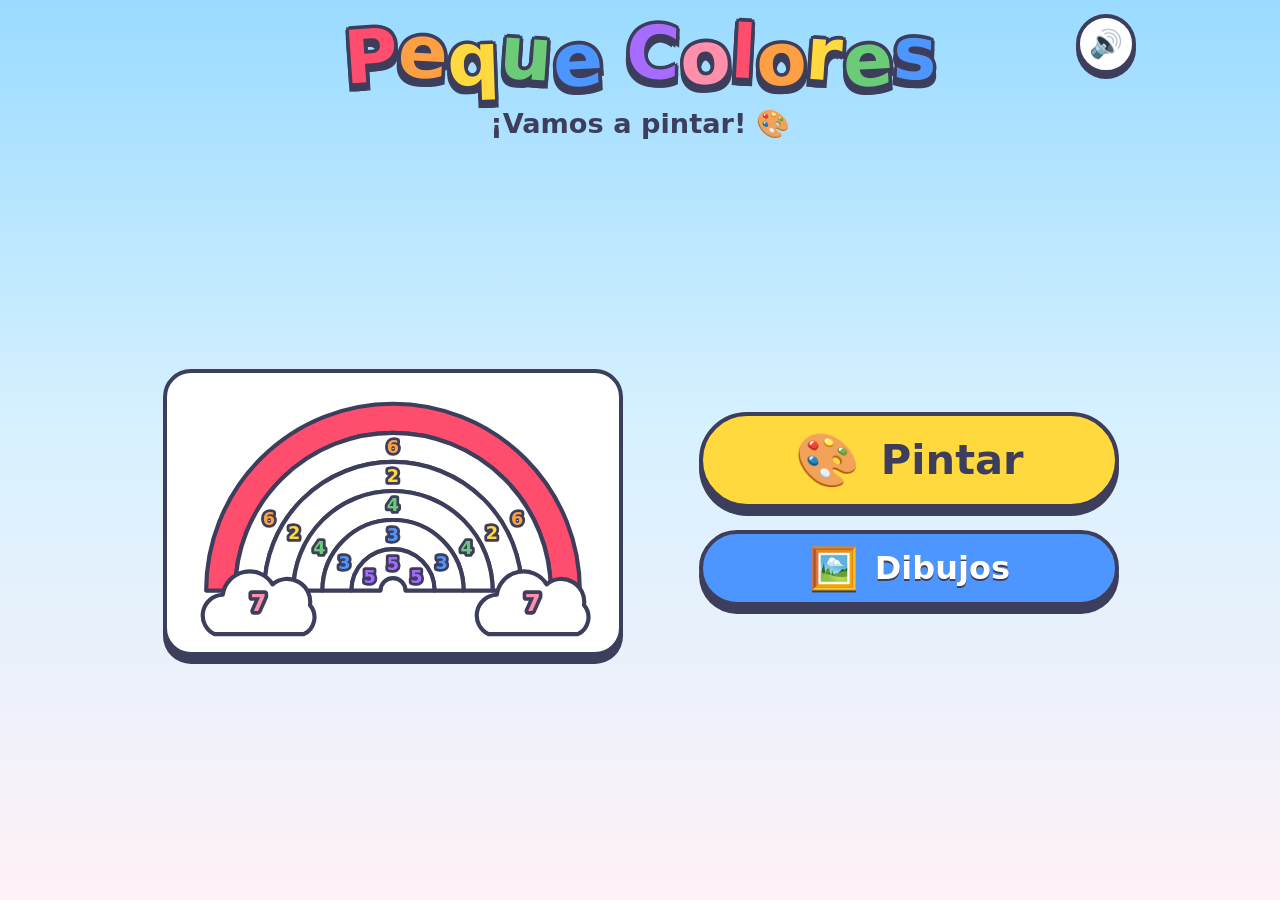
<file: PequeColores/index.html>
<!DOCTYPE html>
<html lang="es">
<head>
  <meta charset="utf-8">
  <meta name="viewport" content="width=device-width, initial-scale=1, viewport-fit=cover">
  <meta name="description" content="PequeColores: colorear por números para niños de 2 a 5 años. Sin anuncios, sin registro.">
  <meta name="theme-color" content="#9adbff">
  <title>PequeColores</title>
  <link rel="icon" href="assets/icons/favicon.svg" type="image/svg+xml">
  <link rel="stylesheet" href="css/reset.css">
  <link rel="stylesheet" href="css/variables.css">
  <link rel="stylesheet" href="css/global.css">
  <link rel="stylesheet" href="css/menu.css">
  <link rel="stylesheet" href="css/coloring.css">
</head>
<body data-page="home" data-root="">
  <main class="home">
    <header class="home-top">
      <button class="icon-btn" type="button" data-sound-toggle aria-label="Sonido">🔊</button>
      <h1 class="logo" aria-label="PequeColores">
        <span class="logo-word">
        <span style="--c: var(--c1); --y: 0; --r: -4deg" aria-hidden="true">P</span>
        <span style="--c: var(--c6); --y: -0.06em; --r: 3deg" aria-hidden="true">e</span>
        <span style="--c: var(--c2); --y: 0.04em; --r: -2deg" aria-hidden="true">q</span>
        <span style="--c: var(--c4); --y: -0.04em; --r: 4deg" aria-hidden="true">u</span>
        <span style="--c: var(--c3); --y: 0.05em; --r: -3deg" aria-hidden="true">e</span>
        </span>
        <span class="logo-word">
        <span style="--c: var(--c5); --y: -0.05em; --r: 2deg" aria-hidden="true">C</span>
        <span style="--c: var(--c7); --y: 0.02em; --r: -4deg" aria-hidden="true">o</span>
        <span style="--c: var(--c1); --y: -0.06em; --r: 3deg" aria-hidden="true">l</span>
        <span style="--c: var(--c6); --y: 0.04em; --r: -2deg" aria-hidden="true">o</span>
        <span style="--c: var(--c2); --y: -0.03em; --r: 4deg" aria-hidden="true">r</span>
        <span style="--c: var(--c4); --y: 0.05em; --r: -3deg" aria-hidden="true">e</span>
        <span style="--c: var(--c3); --y: -0.04em; --r: 2deg" aria-hidden="true">s</span>
        </span>
      </h1>
      <p class="tagline">¡Vamos a pintar! 🎨</p>
    </header>

    <div class="hero" id="hero" role="presentation"></div>

    <nav class="home-actions" aria-label="Menú principal">
      <a class="btn btn-paint" id="btn-paint" href="pages/pintar.html?id=1" data-sfx>
        <span class="emoji" aria-hidden="true">🎨</span> Pintar
      </a>
      <a class="btn btn-gallery" href="pages/dibujos.html" data-sfx>
        <span class="emoji" aria-hidden="true">🖼️</span> Dibujos
      </a>
    </nav>
  </main>

  <noscript><p style="padding:20px;text-align:center">PequeColores necesita JavaScript para funcionar.</p></noscript>

  <script src="data/drawings.js"></script>
  <script src="data/svg-bundle.js"></script>
  <script src="js/storage.js"></script>
  <script src="js/sounds.js"></script>
  <script src="js/numbers.js"></script>
  <script src="js/app.js"></script>
</body>
</html>
</file>
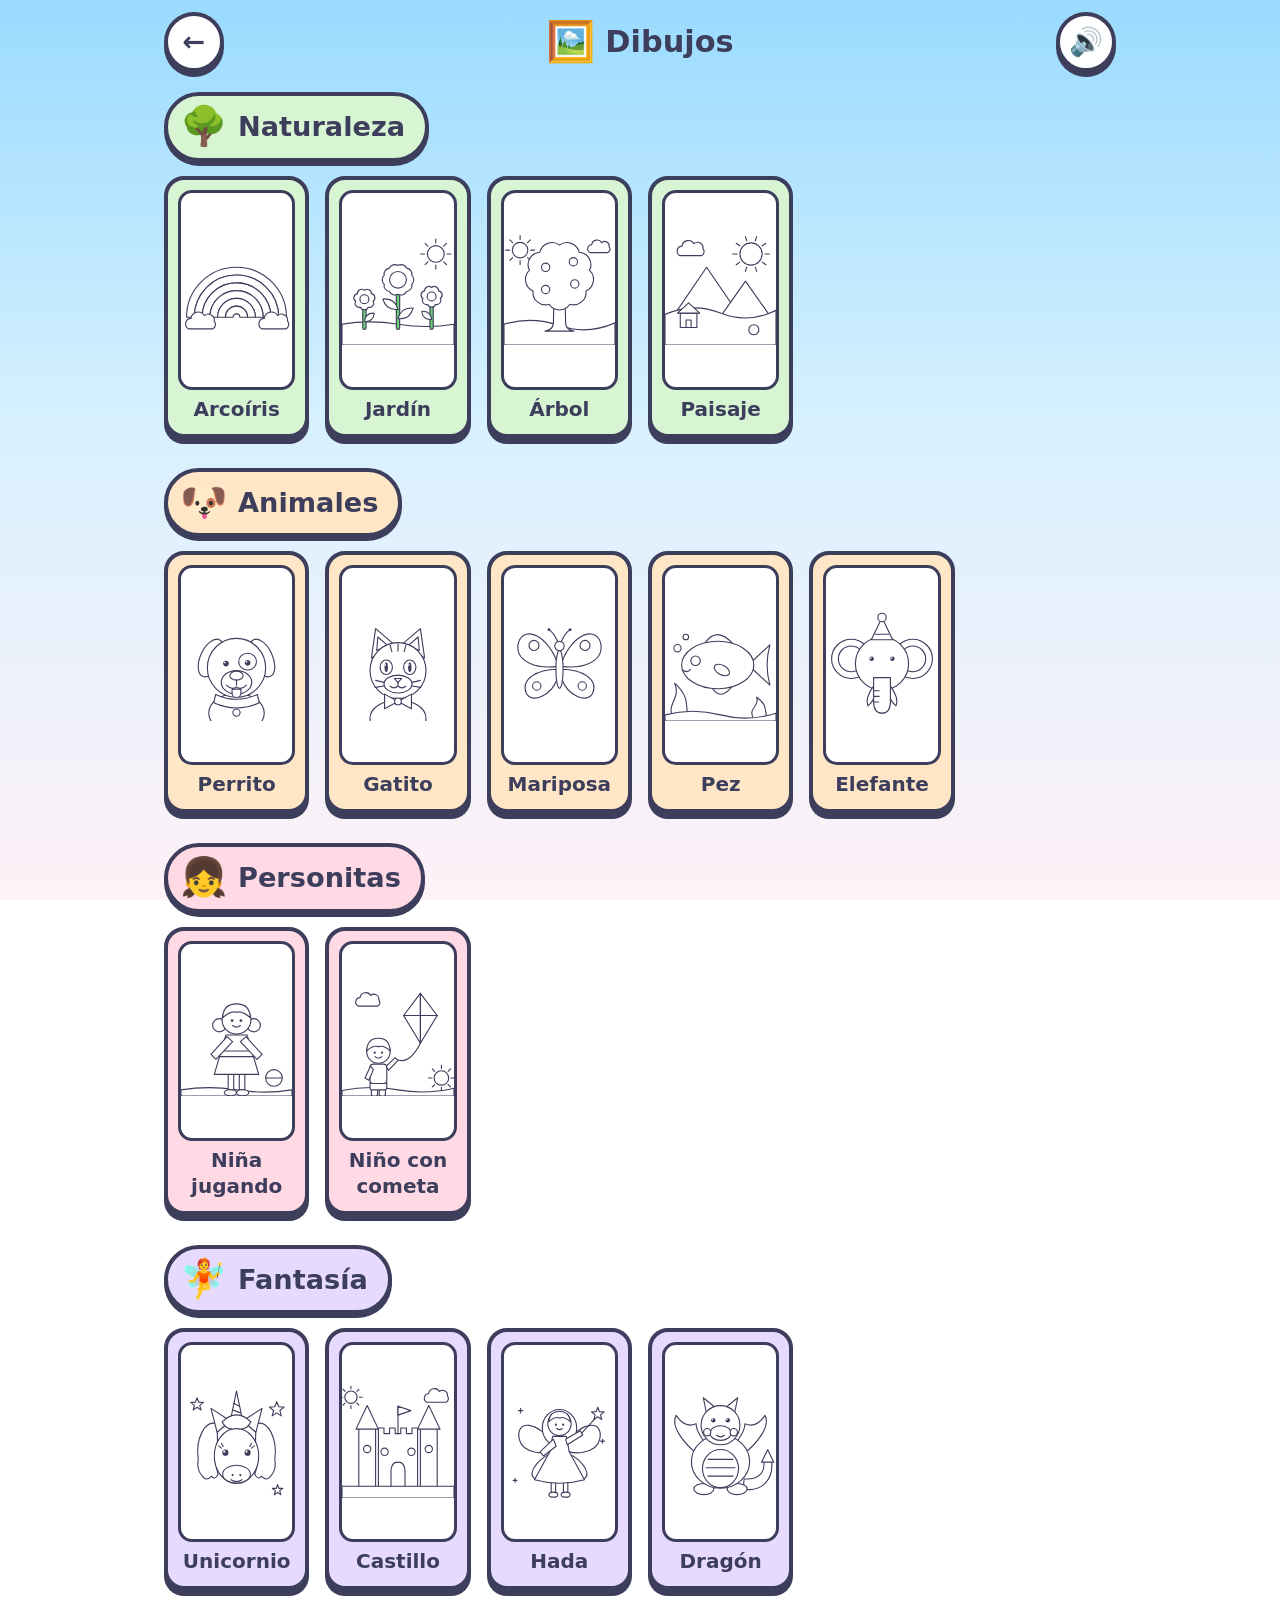
<file: PequeColores/pages/dibujos.html>
<!DOCTYPE html>
<html lang="es">
<head>
  <meta charset="utf-8">
  <meta name="viewport" content="width=device-width, initial-scale=1, viewport-fit=cover">
  <meta name="theme-color" content="#9adbff">
  <title>Dibujos · PequeColores</title>
  <link rel="icon" href="../assets/icons/favicon.svg" type="image/svg+xml">
  <link rel="stylesheet" href="../css/reset.css">
  <link rel="stylesheet" href="../css/variables.css">
  <link rel="stylesheet" href="../css/global.css">
  <link rel="stylesheet" href="../css/gallery.css">
</head>
<body data-page="gallery" data-root="../">
  <div class="gallery-page">
    <header class="topbar">
      <a class="icon-btn" href="../index.html" data-sfx aria-label="Volver al inicio">←</a>
      <h1 class="topbar-title"><span class="emoji" aria-hidden="true">🖼️</span> Dibujos</h1>
      <button class="icon-btn" type="button" data-sound-toggle aria-label="Sonido">🔊</button>
    </header>

    <main class="gallery" id="gallery"></main>
  </div>

  <noscript><p style="padding:20px;text-align:center">PequeColores necesita JavaScript para funcionar.</p></noscript>

  <script src="../data/drawings.js"></script>
  <script src="../js/storage.js"></script>
  <script src="../js/sounds.js"></script>
  <script src="../js/app.js"></script>
  <script src="../js/gallery.js"></script>
</body>
</html>
</file>
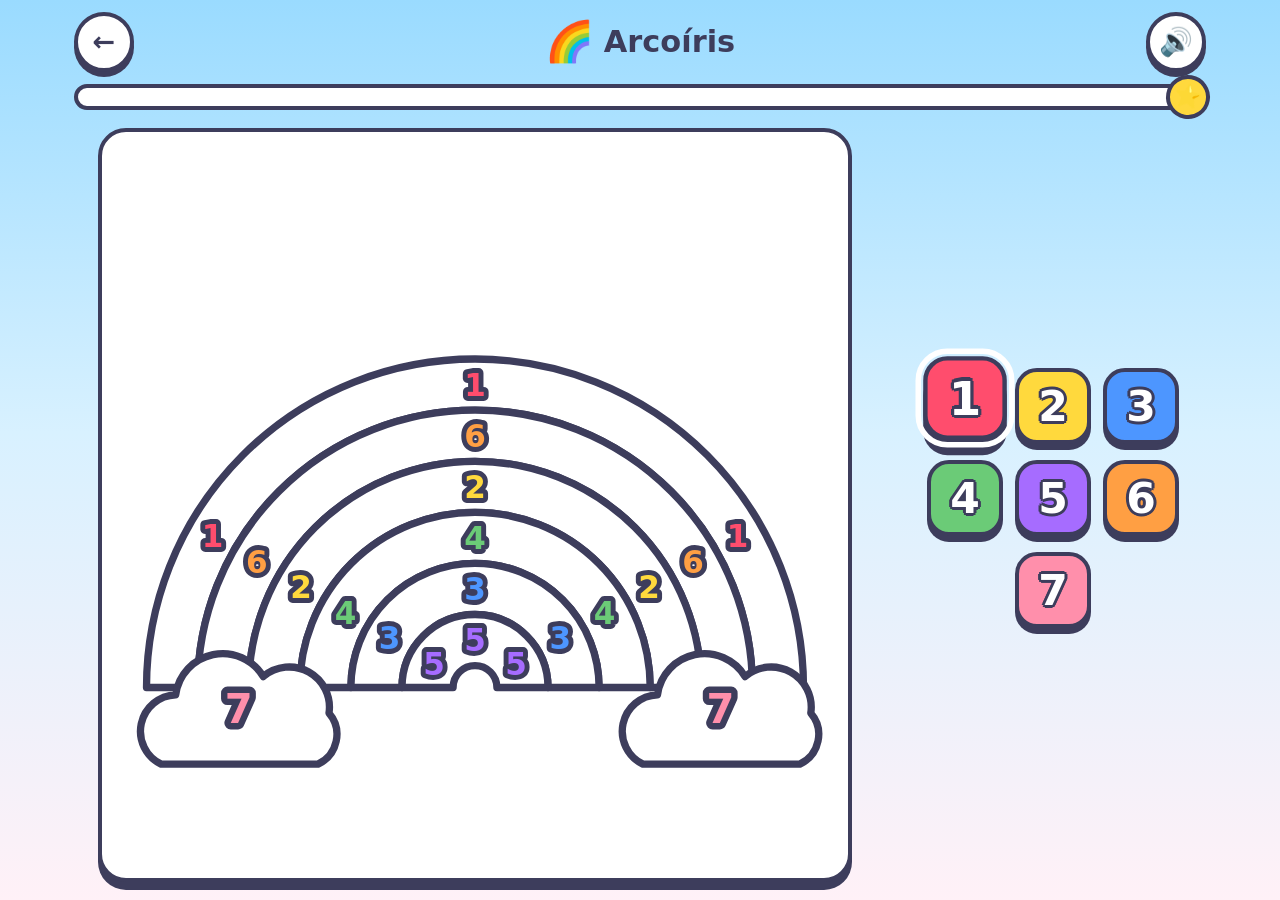
<file: PequeColores/pages/pintar.html>
<!DOCTYPE html>
<html lang="es">
<head>
  <meta charset="utf-8">
  <meta name="viewport" content="width=device-width, initial-scale=1, maximum-scale=1, viewport-fit=cover">
  <meta name="theme-color" content="#9adbff">
  <title>Pintar · PequeColores</title>
  <link rel="icon" href="../assets/icons/favicon.svg" type="image/svg+xml">
  <link rel="stylesheet" href="../css/reset.css">
  <link rel="stylesheet" href="../css/variables.css">
  <link rel="stylesheet" href="../css/global.css">
  <link rel="stylesheet" href="../css/coloring.css">
</head>
<body data-page="paint" data-root="../">
  <main class="paint-page">
    <header class="topbar">
      <a class="icon-btn" href="dibujos.html" data-sfx aria-label="Volver a los dibujos">←</a>
      <h1 class="topbar-title"><span class="emoji" id="title-emoji" aria-hidden="true"></span> <span id="title-text">Pintar</span></h1>
      <button class="icon-btn" type="button" data-sound-toggle aria-label="Sonido">🔊</button>
    </header>

    <div class="progress" id="progress" role="progressbar" aria-label="Progreso" aria-valuemin="0" aria-valuemax="100" aria-valuenow="0">
      <div class="progress-fill" id="progress-fill"></div>
      <span class="progress-star" aria-hidden="true">⭐</span>
    </div>

    <section class="stage" aria-label="Dibujo">
      <div class="canvas" id="canvas">
        <div class="art" id="art"></div>
        <div class="toast" id="toast" role="status" aria-live="polite"></div>
      </div>
    </section>

    <nav class="palette" id="palette" aria-label="Colores"></nav>
  </main>

  <div class="win" id="win" hidden role="dialog" aria-modal="true" aria-labelledby="win-title">
    <div class="confetti" id="confetti" aria-hidden="true"></div>
    <div class="win-card">
      <div class="win-emoji" id="win-emoji" aria-hidden="true">🎉</div>
      <h2 class="win-title" id="win-title">¡Lo lograste!</h2>
      <div class="win-stars" aria-hidden="true"><span>⭐</span><span>⭐</span><span>⭐</span></div>
      <div class="win-actions">
        <a class="icon-btn" href="dibujos.html" data-sfx aria-label="Ver todos los dibujos">🖼️</a>
        <button class="icon-btn" type="button" id="win-again" aria-label="Pintar de nuevo">🔁</button>
        <a class="btn" id="win-next" href="pintar.html?id=1" data-sfx>Otro <span aria-hidden="true">➡️</span></a>
      </div>
    </div>
  </div>

  <noscript><p style="padding:20px;text-align:center">PequeColores necesita JavaScript para funcionar.</p></noscript>

  <script src="../data/drawings.js"></script>
  <script src="../data/svg-bundle.js"></script>
  <script src="../js/storage.js"></script>
  <script src="../js/sounds.js"></script>
  <script src="../js/numbers.js"></script>
  <script src="../js/app.js"></script>
  <script src="../js/coloring.js"></script>
</body>
</html>
</file>
<file: PequeColores/css/variables.css>
/* Tokens de diseño de PequeColores.
   Identidad: todo parece una calcomanía de libro de colorear
   (contorno tinta grueso + sombra dura), igual que los dibujos. */
:root {
  --ink: #3d3d5c;
  --paper: #ffffff;

  /* Paleta numerada: el número siempre es el mismo color */
  --c1: #FF4D6D; /* rojo */
  --c2: #FFD93D; /* amarillo */
  --c3: #4D96FF; /* azul */
  --c4: #6BCB77; /* verde */
  --c5: #A66CFF; /* morado */
  --c6: #FF9F43; /* naranja */
  --c7: #FF8FAB; /* rosa */
  --c8: #A9744F; /* café */

  --sky-1: #9adbff;
  --sky-2: #d8f1ff;
  --sky-3: #fff1f7;

  --stroke: 4px;
  --lift: 0 6px 0 var(--ink);
  --radius-lg: 28px;
  --radius-md: 20px;

  --font: "Arial Rounded MT Bold", ui-rounded, "SF Pro Rounded", "Nunito", "Trebuchet MS", "Segoe UI", system-ui, sans-serif;

  --swatch: 68px;
  --pad: clamp(12px, 3.5vw, 24px);
}

@media (min-width: 400px) {
  :root { --swatch: 76px; }
}
</file>
<file: PequeColores/css/global.css>
body {
  font-family: var(--font);
  font-weight: 800;
  color: var(--ink);
  background: linear-gradient(180deg, var(--sky-1) 0%, var(--sky-2) 48%, var(--sky-3) 100%) fixed;
  touch-action: manipulation;
  -webkit-tap-highlight-color: transparent;
  -webkit-user-select: none;
  user-select: none;
  overscroll-behavior: none;
}

:focus-visible { outline: 5px solid #fff; outline-offset: 3px; box-shadow: 0 0 0 8px var(--ink); }

/* Botón calcomanía */
.btn {
  --btn-bg: #fff;
  display: inline-flex;
  align-items: center;
  justify-content: center;
  gap: 0.5em;
  min-height: 76px;
  padding: 0 34px;
  border: var(--stroke) solid var(--ink);
  border-radius: 999px;
  background: var(--btn-bg);
  color: var(--ink);
  font-size: clamp(1.5rem, 6vw, 2rem);
  font-weight: 900;
  box-shadow: 0 8px 0 var(--ink);
  transition: transform 0.08s ease, box-shadow 0.08s ease;
}
.btn:active { transform: translateY(6px); box-shadow: 0 2px 0 var(--ink); }
.btn .emoji { font-size: 1.25em; line-height: 1; }

/* Botón redondo (volver, sonido) */
.icon-btn {
  display: grid;
  place-items: center;
  width: 60px;
  height: 60px;
  border: var(--stroke) solid var(--ink);
  border-radius: 50%;
  background: #fff;
  font-size: 1.7rem;
  line-height: 1;
  box-shadow: 0 5px 0 var(--ink);
  transition: transform 0.08s ease, box-shadow 0.08s ease;
}
.icon-btn:active { transform: translateY(4px); box-shadow: 0 1px 0 var(--ink); }
.icon-btn[aria-pressed="true"] { background: #e7e7f0; }

/* Barra superior compartida */
.topbar {
  display: grid;
  grid-template-columns: 60px 1fr 60px;
  align-items: center;
  gap: 10px;
  padding: max(env(safe-area-inset-top), 12px) var(--pad) 8px;
}
.topbar-title {
  display: flex;
  align-items: center;
  justify-content: center;
  gap: 10px;
  font-size: clamp(1.3rem, 5vw, 1.9rem);
  font-weight: 900;
  text-align: center;
}
.topbar-title .emoji { font-size: 1.3em; }

.sr-only {
  position: absolute; width: 1px; height: 1px; overflow: hidden;
  clip: rect(0 0 0 0); white-space: nowrap;
}

@media (prefers-reduced-motion: reduce) {
  *, *::before, *::after { animation-duration: 0.01ms !important; animation-iteration-count: 1 !important; transition-duration: 0.01ms !important; }
}
</file>
<file: PequeColores/css/menu.css>
/* Pantalla principal */
.home {
  min-height: 100vh;
  min-height: 100dvh;
  display: grid;
  grid-template-rows: auto 1fr auto;
  gap: 8px;
  padding: max(env(safe-area-inset-top), 14px) var(--pad) max(env(safe-area-inset-bottom), 24px);
  max-width: 640px;
  margin: 0 auto;
}
.home-top { position: relative; text-align: center; padding-top: 6px; }
.home-top .icon-btn { position: absolute; right: 0; top: 0; }

/* Título: cada letra es una calcomanía con el color de la paleta */
.logo {
  display: flex;
  flex-wrap: wrap;
  justify-content: center;
  gap: 0.12em 0.32em;
  padding: 0 64px;
  font-size: clamp(2.6rem, 13vw, 4.6rem);
  font-weight: 900;
  line-height: 1;
}
.logo-word span {
  color: var(--c);
  text-shadow:
    0.05em 0 var(--ink), -0.05em 0 var(--ink), 0 -0.05em var(--ink),
    0.035em 0.035em var(--ink), -0.035em -0.035em var(--ink),
    0.035em -0.035em var(--ink), -0.035em 0.035em var(--ink),
    0 0.11em 0 var(--ink), 0.05em 0.11em 0 var(--ink), -0.05em 0.11em 0 var(--ink);
  transform: translateY(var(--y, 0)) rotate(var(--r, 0deg));
}
.logo-word { display: flex; }
.tagline {
  margin-top: 12px;
  font-size: clamp(1.2rem, 5vw, 1.7rem);
  font-weight: 900;
}

/* Marco con el arcoíris que se pinta solo */
.hero {
  align-self: center;
  justify-self: center;
  width: min(100%, 460px);
  aspect-ratio: 400 / 250;
  padding: 10px;
  border: var(--stroke) solid var(--ink);
  border-radius: var(--radius-lg);
  background: #fff;
  box-shadow: 0 8px 0 var(--ink);
  cursor: pointer;
}
.hero svg { width: 100%; height: 100%; }
.hero .paint-zone { cursor: pointer; }

.home-actions {
  display: grid;
  gap: 22px;
  justify-items: center;
  padding-bottom: 6px;
}
.home-actions .btn { width: min(100%, 420px); }
.btn-paint { --btn-bg: var(--c2); min-height: 96px; font-size: clamp(2rem, 8vw, 2.6rem); }
.btn-gallery { --btn-bg: var(--c3); color: #fff; text-shadow: 0 2px 0 var(--ink); }

@media (min-width: 860px) and (orientation: landscape) {
  .home { max-width: 1040px; grid-template-columns: 1.1fr 1fr; grid-template-rows: auto 1fr; column-gap: 40px; }
  .home-top { grid-column: 1 / -1; }
  .hero { grid-column: 1; grid-row: 2; }
  .home-actions { grid-column: 2; grid-row: 2; align-content: center; }
}
</file>
<file: PequeColores/css/coloring.css>
/* Pantalla de colorear */
.paint-page {
  max-width: 1180px;
  margin: 0 auto;
  height: 100vh;
  height: 100dvh;
  display: grid;
  grid-template-rows: auto auto minmax(0, 1fr) auto;
  grid-template-areas: "top" "progress" "stage" "palette";
  overflow: hidden;
}
.paint-page .topbar { grid-area: top; }

/* Barra de progreso: el arcoíris se va llenando */
.progress {
  grid-area: progress;
  position: relative;
  height: 26px;
  margin: 4px calc(var(--pad) + 14px) 6px var(--pad);
  border: var(--stroke) solid var(--ink);
  border-radius: 999px;
  background: #fff;
}
.progress-fill {
  height: 100%;
  width: 0;
  border-radius: 999px;
  background: linear-gradient(90deg,
    var(--c1) 0 16.6%, var(--c6) 16.6% 33.3%, var(--c2) 33.3% 50%,
    var(--c4) 50% 66.6%, var(--c3) 66.6% 83.3%, var(--c5) 83.3% 100%);
  transition: width 0.45s cubic-bezier(0.3, 1.4, 0.5, 1);
}
.progress-star {
  position: absolute;
  right: -22px;
  top: 50%;
  display: grid;
  place-items: center;
  width: 44px;
  height: 44px;
  border: var(--stroke) solid var(--ink);
  border-radius: 50%;
  background: var(--c2);
  font-size: 1.4rem;
  transform: translateY(-50%) rotate(10deg);
}
.progress.is-full .progress-star { animation: pop 0.6s ease 2; }

/* Escenario */
.stage {
  grid-area: stage;
  min-height: 0;
  display: grid;
  place-items: center;
  padding: 8px var(--pad) 14px;
  container-type: size;
}
.canvas {
  position: relative;
  width: min(92vw, 52vh);
  height: min(92vw, 52vh);
  padding: 8px;
  border: var(--stroke) solid var(--ink);
  border-radius: var(--radius-lg);
  background: #fff;
  box-shadow: 0 8px 0 var(--ink);
}
@supports (width: 1cqw) {
  .canvas {
    width: min(100cqw, calc(100cqh - 8px));
    height: min(100cqw, calc(100cqh - 8px));
  }
}
.art { width: 100%; height: 100%; }
.art svg { width: 100%; height: 100%; }
.art-error { display: grid; place-content: center; height: 100%; gap: 10px; text-align: center; font-size: 1.3rem; padding: 20px; }
.art-error .emoji { font-size: 3rem; }

/* Zonas del dibujo */
.paint-zone { cursor: pointer; transition: fill 0.35s ease; }
.paint-zone.is-painted { animation: zone-pop 0.45s ease; cursor: default; }
.paint-zone.is-hint { animation: zone-hint 1.2s ease-in-out infinite; }
.paint-zone.is-wrong { animation: zone-nope 0.45s ease; }

.zone-number {
  font-family: var(--font);
  font-weight: 900;
  text-anchor: middle;
  dominant-baseline: central;
  paint-order: stroke;
  stroke-linejoin: round;
  pointer-events: none;
  -webkit-user-select: none;
  user-select: none;
  transition: opacity 0.25s ease;
}
.zone-number.is-hidden { opacity: 0; }

@keyframes zone-pop { 0% { stroke-width: 4; } 40% { stroke-width: 10; } 100% { stroke-width: 4; } }
@keyframes zone-hint {
  0%, 100% { fill: #fff; stroke-width: 4; }
  50% { fill: var(--hint, #fff2a8); stroke-width: 6; }
}
@keyframes zone-nope {
  0%, 100% { stroke: #3d3d5c; stroke-width: 4; }
  30%, 70% { stroke: #FF4D6D; stroke-width: 9; }
}

/* Mensajes y chispas */
.toast {
  position: absolute;
  left: 50%;
  top: 6%;
  z-index: 3;
  padding: 8px 22px;
  border: var(--stroke) solid var(--ink);
  border-radius: 999px;
  background: #fff;
  font-size: clamp(1.3rem, 5vw, 1.9rem);
  font-weight: 900;
  white-space: nowrap;
  opacity: 0;
  pointer-events: none;
  transform: translate(-50%, 10px) scale(0.6);
}
.toast.is-show { animation: toast 1.2s ease forwards; }
@keyframes toast {
  0% { opacity: 0; transform: translate(-50%, 10px) scale(0.6); }
  18% { opacity: 1; transform: translate(-50%, 0) scale(1.08); }
  30% { transform: translate(-50%, 0) scale(1); }
  80% { opacity: 1; }
  100% { opacity: 0; transform: translate(-50%, -8px) scale(1); }
}
.spark {
  position: absolute;
  z-index: 2;
  font-size: 30px;
  line-height: 1;
  pointer-events: none;
  animation: spark 0.85s ease-out forwards;
}
@keyframes spark {
  0% { opacity: 1; transform: translate(-50%, -50%) scale(0.5) rotate(0); }
  100% { opacity: 0; transform: translate(calc(-50% + var(--dx, 0px)), calc(-50% - 70px)) scale(1.3) rotate(40deg); }
}

/* Paleta numerada */
.palette {
  grid-area: palette;
  display: flex;
  flex-wrap: wrap;
  justify-content: center;
  gap: 16px 12px;
  padding: 10px var(--pad) max(env(safe-area-inset-bottom), 20px);
}
.swatch {
  position: relative;
  display: grid;
  place-items: center;
  width: var(--swatch);
  height: var(--swatch);
  border: var(--stroke) solid var(--ink);
  border-radius: 22px;
  background: var(--sw);
  box-shadow: 0 6px 0 var(--ink);
  transition: transform 0.14s cubic-bezier(0.3, 1.6, 0.5, 1), box-shadow 0.14s ease;
}
.swatch-num {
  font-size: calc(var(--swatch) * 0.56);
  font-weight: 900;
  line-height: 1;
  color: #fff;
  text-shadow:
    3px 0 var(--ink), -3px 0 var(--ink), 0 3px var(--ink), 0 -3px var(--ink),
    2px 2px var(--ink), -2px -2px var(--ink), 2px -2px var(--ink), -2px 2px var(--ink);
}
.swatch:active { transform: translateY(4px); box-shadow: 0 2px 0 var(--ink); }
.swatch[aria-pressed="true"] {
  transform: translateY(-8px) scale(1.1);
  box-shadow: 0 14px 0 var(--ink);
  outline: 5px solid #fff;
  outline-offset: 2px;
}
.swatch.is-done::after {
  content: "✓";
  position: absolute;
  top: -10px;
  right: -10px;
  display: grid;
  place-items: center;
  width: 30px;
  height: 30px;
  border: 3px solid var(--ink);
  border-radius: 50%;
  background: #fff;
  color: var(--ink);
  font-size: 1.05rem;
  line-height: 1;
}
.swatch.is-nudge { animation: nudge 0.5s ease; }
@keyframes nudge {
  0%, 100% { transform: translateY(-8px) scale(1.1) rotate(0); }
  25% { transform: translateY(-8px) scale(1.16) rotate(-7deg); }
  75% { transform: translateY(-8px) scale(1.16) rotate(7deg); }
}

/* Reparte 5 y 6 colores en filas parejas (3 + 2, 3 + 3) */
.palette[data-count="5"], .palette[data-count="6"] {
  align-self: center;
  justify-self: center;
  max-width: calc(var(--swatch) * 3 + var(--pad) * 2 + 30px);
}

/* Pantallas anchas o en horizontal: dibujo a la izquierda, paleta a la derecha */
@media (orientation: landscape) and (min-width: 600px) {
  .paint-page {
    grid-template-columns: minmax(0, 1fr) 330px;
    grid-template-rows: auto auto minmax(0, 1fr);
    grid-template-areas: "top top" "progress progress" "stage palette";
  }
  .palette { align-content: center; align-self: stretch; padding: 0 var(--pad) 20px 0; }
}
@media (max-height: 520px) {
  :root { --swatch: 56px; }
  .topbar { grid-template-columns: 48px 1fr 48px; padding-bottom: 2px; }
  .icon-btn { width: 48px; height: 48px; font-size: 1.4rem; }
  .palette { gap: 14px 10px; }
}

/* Pantalla de victoria */
.win {
  position: fixed;
  inset: 0;
  z-index: 10;
  display: grid;
  grid-template-columns: minmax(0, 1fr);
  place-items: center;
  padding: var(--pad);
  background: rgba(61, 61, 92, 0.6);
  overflow: hidden;
}
.win-card {
  position: relative;
  z-index: 2;
  display: grid;
  justify-items: center;
  gap: 14px;
  width: min(100%, 440px);
  min-width: 0;
  padding: 26px 16px 30px;
  border: var(--stroke) solid var(--ink);
  border-radius: 36px;
  background: #fff;
  box-shadow: 0 10px 0 var(--ink);
  text-align: center;
  animation: win-in 0.6s cubic-bezier(0.3, 1.5, 0.5, 1);
}
.win-emoji { font-size: clamp(5rem, 24vw, 7.5rem); line-height: 1; animation: bounce 1.1s ease-in-out infinite; }
.win-title { font-size: clamp(2rem, 9vw, 2.8rem); font-weight: 900; line-height: 1.05; }
.win-stars { display: flex; gap: 8px; font-size: 2.6rem; }
.win-stars span { animation: pop 0.6s ease backwards; }
.win-stars span:nth-child(2) { animation-delay: 0.2s; font-size: 1.25em; }
.win-stars span:nth-child(3) { animation-delay: 0.4s; }
.win-actions { display: flex; flex-wrap: wrap; align-items: center; justify-content: center; gap: 12px; margin-top: 8px; }
.win-actions .btn { min-height: 68px; font-size: 1.5rem; padding: 0 24px; --btn-bg: var(--c4); }
.win-actions .icon-btn { width: 64px; height: 64px; font-size: 1.8rem; }

@keyframes win-in { 0% { opacity: 0; transform: scale(0.6) translateY(40px); } 100% { opacity: 1; transform: none; } }
@keyframes bounce { 0%, 100% { transform: translateY(0) rotate(-4deg); } 50% { transform: translateY(-14px) rotate(4deg); } }
@keyframes pop { 0% { transform: scale(0.2); } 60% { transform: scale(1.3); } 100% { transform: scale(1); } }

.confetti { position: absolute; inset: 0; z-index: 1; pointer-events: none; overflow: hidden; }
.confetti i {
  position: absolute;
  top: -20px;
  left: var(--x);
  width: var(--s);
  height: calc(var(--s) * 1.5);
  border-radius: 3px;
  background: var(--bg);
  animation: fall var(--t) linear var(--d) forwards;
}
@keyframes fall {
  0% { transform: translateY(0) rotate(0); opacity: 1; }
  100% { transform: translateY(110vh) rotate(var(--r)); opacity: 1; }
}
</file>
<file: PequeColores/css/gallery.css>
/* Galería de dibujos */
.gallery-page { max-width: 1000px; margin: 0 auto; padding-bottom: max(env(safe-area-inset-bottom), 28px); }

.gallery { display: grid; gap: 30px; padding: 12px var(--pad) 12px; }

.cat-head {
  display: inline-flex;
  align-items: center;
  gap: 10px;
  margin-bottom: 14px;
  padding: 6px 20px 6px 12px;
  border: var(--stroke) solid var(--ink);
  border-radius: 999px;
  background: var(--tint);
  font-size: clamp(1.3rem, 5vw, 1.7rem);
  font-weight: 900;
  box-shadow: 0 4px 0 var(--ink);
}
.cat-head .emoji { font-size: 1.4em; }

.cards {
  display: grid;
  grid-template-columns: repeat(auto-fill, minmax(128px, 1fr));
  gap: 16px;
}

.card {
  position: relative;
  display: grid;
  gap: 6px;
  padding: 10px 10px 12px;
  border: var(--stroke) solid var(--ink);
  border-radius: var(--radius-md);
  background: var(--tint);
  box-shadow: 0 6px 0 var(--ink);
  text-align: center;
  transition: transform 0.08s ease, box-shadow 0.08s ease;
}
.card:active { transform: translateY(5px); box-shadow: 0 1px 0 var(--ink); }
.card img {
  width: 100%;
  aspect-ratio: 1;
  border: 3px solid var(--ink);
  border-radius: 14px;
  background: #fff;
  object-fit: contain;
}
.card-name { font-size: clamp(1rem, 3.8vw, 1.25rem); font-weight: 900; }

/* Estrella cuando el dibujo ya está terminado */
.card-star {
  position: absolute;
  top: -12px;
  right: -10px;
  display: grid;
  place-items: center;
  width: 42px;
  height: 42px;
  border: 3px solid var(--ink);
  border-radius: 50%;
  background: var(--c2);
  font-size: 1.4rem;
  box-shadow: 0 3px 0 var(--ink);
  transform: rotate(12deg);
}
</file>
